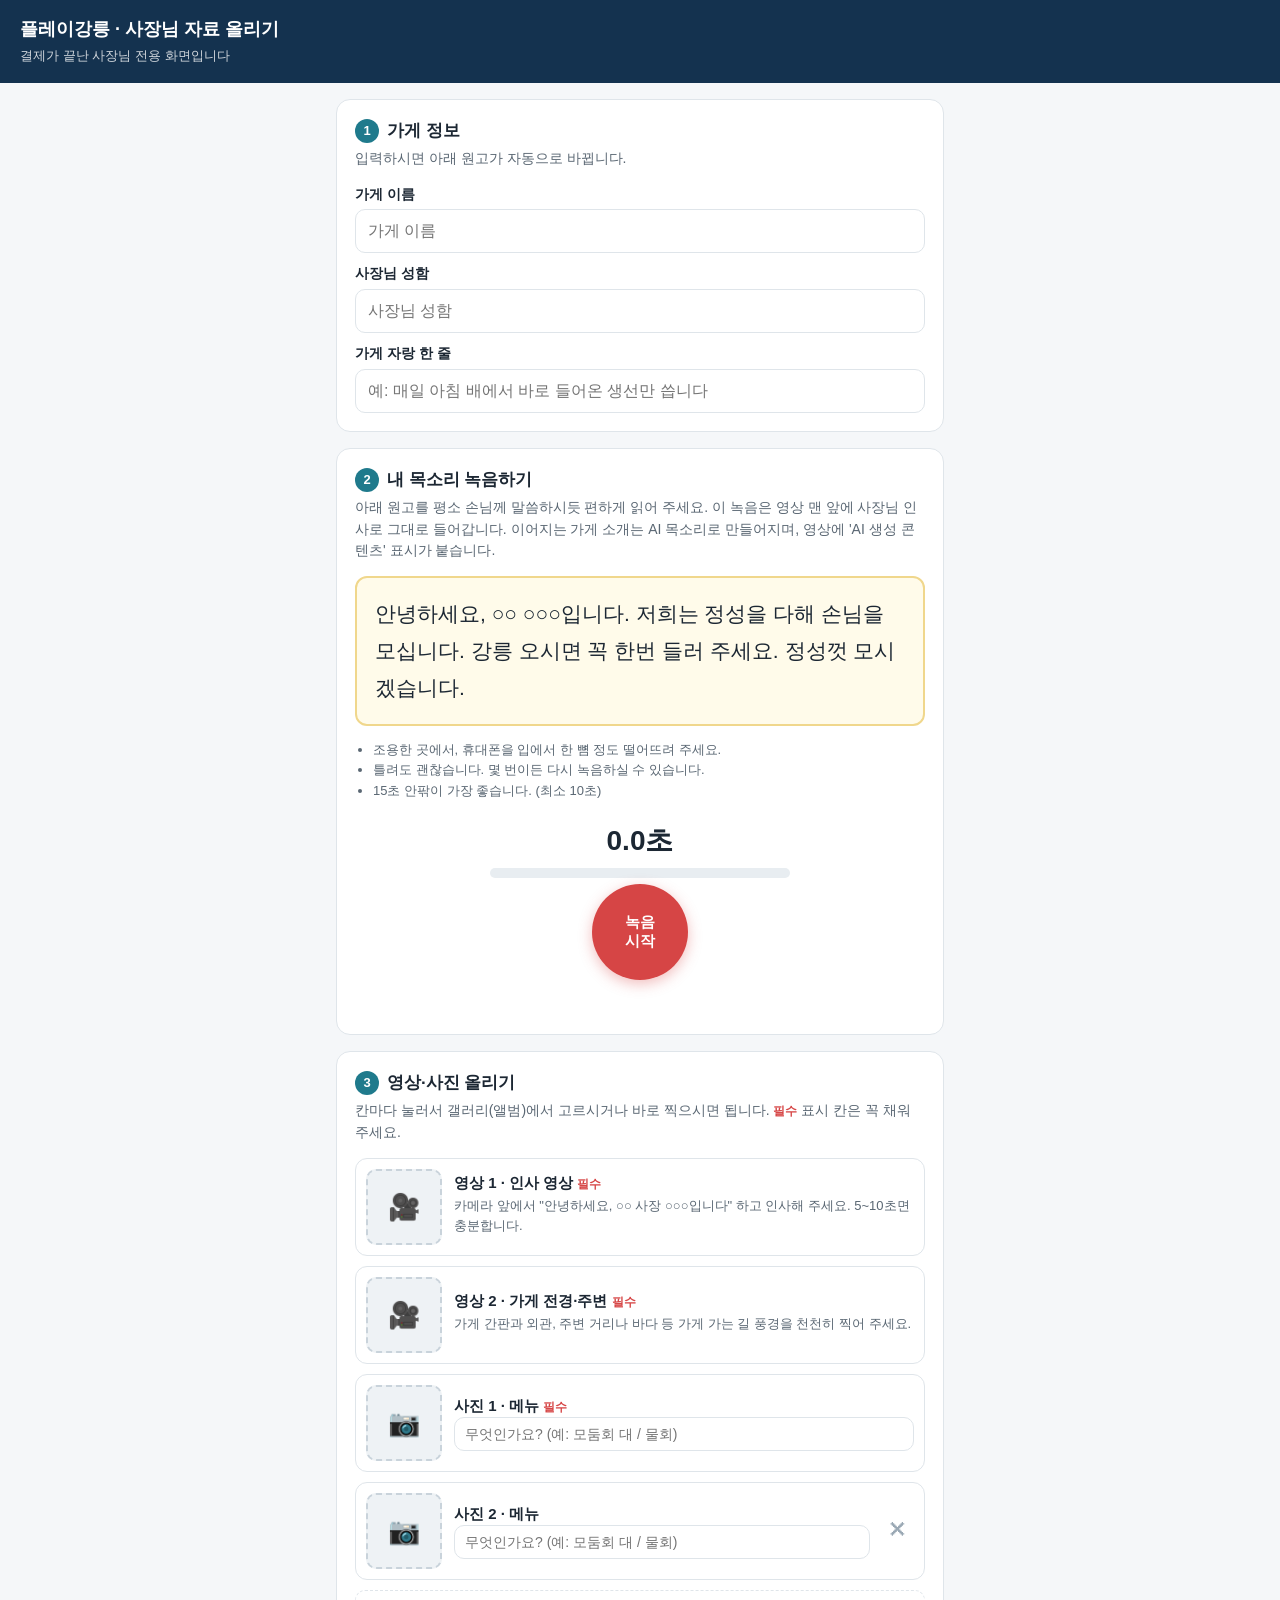
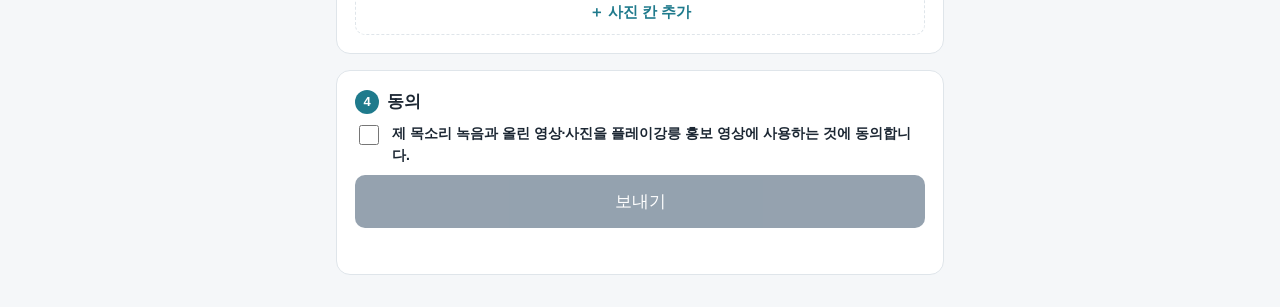
<file: public/studio/index.html>
<!DOCTYPE html>
<html lang="ko">
<head>
<meta charset="utf-8">
<meta name="viewport" content="width=device-width,initial-scale=1">
<meta name="robots" content="noindex">
<title>사장님 자료 올리기 | 플레이강릉</title>
<style>
  :root{--navy:#14324f;--sea:#1f7a8c;--bg:#f5f7f9;--line:#dfe5ea;--red:#d64545;--ok:#2e8b57}
  *{box-sizing:border-box}
  body{margin:0;font-family:-apple-system,"Apple SD Gothic Neo","Malgun Gothic",sans-serif;background:var(--bg);color:#1c2733;line-height:1.55}
  header{background:var(--navy);color:#fff;padding:16px 20px}
  header b{font-size:18px}
  header small{display:block;opacity:.8;margin-top:2px}
  main{max-width:640px;margin:0 auto;padding:16px}
  .card{background:#fff;border:1px solid var(--line);border-radius:14px;padding:18px;margin-bottom:16px}
  h2{font-size:17px;margin:0 0 4px;display:flex;gap:8px;align-items:center}
  h2 .n{background:var(--sea);color:#fff;border-radius:50%;width:24px;height:24px;font-size:13px;display:inline-flex;align-items:center;justify-content:center}
  .desc{color:#5a6773;font-size:14px;margin:0 0 14px}
  label{display:block;font-size:14px;font-weight:600;margin:10px 0 4px}
  input[type=text]{width:100%;padding:12px;border:1px solid var(--line);border-radius:10px;font-size:16px}
  .script{background:#fffbea;border:2px solid #f0d78c;border-radius:12px;padding:18px;font-size:21px;line-height:1.75;font-weight:500;margin:14px 0}
  .tips{font-size:13px;color:#5a6773;margin:0;padding-left:18px}
  .recbox{text-align:center;padding:8px 0}
  .recbtn{width:96px;height:96px;border-radius:50%;border:0;background:var(--red);color:#fff;font-size:15px;font-weight:700;cursor:pointer;box-shadow:0 4px 14px rgba(214,69,69,.35)}
  .recbtn.on{animation:pulse 1.2s infinite}
  @keyframes pulse{50%{box-shadow:0 0 0 14px rgba(214,69,69,.12)}}
  .timer{font-size:28px;font-variant-numeric:tabular-nums;margin:10px 0 4px;font-weight:700}
  .meter{height:10px;background:#e8edf1;border-radius:6px;overflow:hidden;margin:6px auto;max-width:300px}
  .meter i{display:block;height:100%;width:0;background:var(--ok);transition:width .08s}
  .msg{font-size:14px;margin-top:8px;min-height:20px}
  .msg.bad{color:var(--red)} .msg.good{color:var(--ok)}
  audio{width:100%;margin-top:10px}
  .btn{display:inline-block;padding:12px 18px;border-radius:10px;border:1px solid var(--line);background:#fff;font-size:15px;cursor:pointer}
  .btn.main{background:var(--navy);color:#fff;border:0;width:100%;font-size:17px;padding:15px}
  .btn:disabled{opacity:.45;cursor:not-allowed}
  .drop{border:2px dashed var(--line);border-radius:12px;padding:22px;text-align:center;color:#5a6773;cursor:pointer}
  .thumbs{display:grid;grid-template-columns:repeat(3,1fr);gap:8px;margin-top:12px}
  .thumbs div{position:relative;aspect-ratio:1;border-radius:8px;overflow:hidden;background:#eee}
  .thumbs img,.thumbs video{width:100%;height:100%;object-fit:cover}
  .thumbs span{position:absolute;left:4px;bottom:4px;background:rgba(0,0,0,.6);color:#fff;font-size:11px;padding:1px 5px;border-radius:4px}
  .slot{display:flex;gap:12px;align-items:center;border:1px solid var(--line);border-radius:12px;padding:10px;margin-bottom:10px}
  .slot .pv{width:76px;height:76px;flex:none;border-radius:10px;background:#eef2f5;border:2px dashed #c9d3db;display:flex;align-items:center;justify-content:center;font-size:26px;color:#9aa8b4;overflow:hidden;cursor:pointer}
  .slot .pv.done{border:0}
  .slot .pv img,.slot .pv video{width:100%;height:100%;object-fit:cover}
  .slot .tx{flex:1;min-width:0}
  .slot .tt{font-weight:700;font-size:15px}
  .slot .gd{font-size:13px;color:#5a6773;margin:2px 0 6px}
  .slot input[type=text]{padding:8px 10px;font-size:14px}
  .slot .x{border:0;background:none;color:#9aa8b4;font-size:20px;cursor:pointer;flex:none}
  .req{color:var(--red);font-size:12px;font-weight:700}
  .btn.add{width:100%;border-style:dashed;color:var(--sea);font-weight:600}
  .agree{display:flex;gap:10px;align-items:flex-start;font-size:14px;margin:8px 0}
  .agree input{width:20px;height:20px;margin-top:2px;flex:none}
  .hidden{display:none}
</style>
</head>
<body>
<header><b id="htitle">플레이강릉 · 사장님 자료 올리기</b><small id="hsub">결제가 끝난 사장님 전용 화면입니다</small></header>
<main>

<section class="card">
  <h2><span class="n">1</span><span id="t1">가게 정보</span></h2>
  <p class="desc" id="d1">입력하시면 아래 원고가 자동으로 바뀝니다.</p>
  <label for="shop" id="lshop">가게 이름</label>
  <input id="shop" type="text" value="" placeholder="가게 이름">
  <div id="shopOnly">
  <label for="owner">사장님 성함</label>
  <input id="owner" type="text" value="" placeholder="사장님 성함">
  <label for="pride">가게 자랑 한 줄</label>
  <input id="pride" type="text" value="" placeholder="예: 매일 아침 배에서 바로 들어온 생선만 씁니다">
  </div>
  <div id="spotOnly" class="hidden">
  <label for="topic">이번 영상 주제</label>
  <input id="topic" type="text" value="" placeholder="예: 겨울 대게 철, 주문진 수산시장 200% 즐기기">
  <label for="intro">소개할 내용</label>
  <textarea id="intro" rows="6" placeholder="한 줄에 한 문장씩 적어 주세요. 3줄 이상 적으면 그 문장을 그대로 읽고, 비워 두면 자동으로 만듭니다." style="width:100%;padding:12px;border:1px solid var(--line);border-radius:10px;font-size:16px;font-family:inherit"></textarea>
  </div>
</section>

<section class="card" id="voiceCard">
  <h2><span class="n">2</span>내 목소리 녹음하기</h2>
  <p class="desc">아래 원고를 평소 손님께 말씀하시듯 편하게 읽어 주세요. 이 녹음은 영상 맨 앞에 사장님 인사로 그대로 들어갑니다. 이어지는 가게 소개는 AI 목소리로 만들어지며, 영상에 'AI 생성 콘텐츠' 표시가 붙습니다.</p>
  <div class="script" id="script"></div>
  <ul class="tips">
    <li>조용한 곳에서, 휴대폰을 입에서 한 뼘 정도 떨어뜨려 주세요.</li>
    <li>틀려도 괜찮습니다. 몇 번이든 다시 녹음하실 수 있습니다.</li>
    <li>15초 안팎이 가장 좋습니다. (최소 10초)</li>
  </ul>
  <div class="recbox">
    <div class="timer" id="timer">0.0초</div>
    <div class="meter"><i id="level"></i></div>
    <button class="recbtn" id="rec">녹음<br>시작</button>
    <div class="msg" id="recmsg"></div>
    <audio id="play" controls class="hidden"></audio>
  </div>
</section>

<section class="card">
  <h2><span class="n">3</span>영상·사진 올리기</h2>
  <p class="desc">칸마다 눌러서 갤러리(앨범)에서 고르시거나 바로 찍으시면 됩니다. <b class="req">필수</b> 표시 칸은 꼭 채워 주세요.</p>
  <div id="slots"></div>
  <button class="btn add" id="addPhoto">＋ 사진 칸 추가</button>
</section>

<section class="card">
  <h2><span class="n">4</span>동의</h2>
  <label class="agree"><input type="checkbox" id="c1"><span id="c1t">제 목소리 녹음과 올린 영상·사진을 플레이강릉 홍보 영상에 사용하는 것에 동의합니다.</span></label>
  <button class="btn main" id="send" disabled>보내기</button>
  <div class="msg" id="sendmsg"></div>
</section>

</main>
<script>
const $=id=>document.getElementById(id);
// 11/14: 자료 올리는 곳은 하나. 관리자가 등록한 종류가 '명소'이면 사장님 인사(녹음·인사 영상) 없이 사진·영상과 소개 내용만 받는다.
let KIND='shop';
const MIN=10, MAX=25;
let blob=null;

function makeScript(){
  const s=$('shop').value.trim()||'○○', o=$('owner').value.trim()||'○○○', p=$('pride').value.trim()||'정성을 다해 손님을 모십니다';
  $('script').textContent=`안녕하세요, ${s} ${o}입니다. 저희는 ${p.replace(/[.。]$/,'')}. 강릉 오시면 꼭 한번 들러 주세요. 정성껏 모시겠습니다.`;
}
['shop','owner','pride'].forEach(i=>$(i).addEventListener('input',makeScript));
makeScript();

let rec, stream, chunks, t0, tick, ctx, analyser;
$('rec').onclick=async()=>{
  if(rec&&rec.state==='recording'){rec.stop();return;}
  try{stream=await navigator.mediaDevices.getUserMedia({audio:{echoCancellation:true,noiseSuppression:true}});}
  catch(e){msg('recmsg','마이크 사용을 허용해 주셔야 녹음할 수 있습니다.','bad');return;}
  ctx=new AudioContext(); analyser=ctx.createAnalyser(); analyser.fftSize=512;
  ctx.createMediaStreamSource(stream).connect(analyser);
  const buf=new Uint8Array(analyser.fftSize); let peak=0;
  chunks=[]; rec=new MediaRecorder(stream);
  rec.ondataavailable=e=>chunks.push(e.data);
  rec.onstop=()=>{
    clearInterval(tick); stream.getTracks().forEach(t=>t.stop()); ctx.close();
    $('rec').classList.remove('on'); $('rec').innerHTML='다시<br>녹음';
    const sec=(performance.now()-t0)/1000;
    blob=new Blob(chunks,{type:rec.mimeType});
    $('play').src=URL.createObjectURL(blob); $('play').classList.remove('hidden');
    if(sec<MIN){blob=null;msg('recmsg',`${sec.toFixed(1)}초로 짧습니다. 10초 이상 되도록 천천히 다시 읽어 주세요.`,'bad');}
    else if(peak<0.08){blob=null;msg('recmsg','소리가 너무 작게 녹음됐습니다. 휴대폰을 조금 더 가까이 대고 다시 녹음해 주세요.','bad');}
    else {voiceSec=sec.toFixed(1); msg('recmsg',`잘 녹음됐습니다 (${sec.toFixed(1)}초). 들어 보시고 마음에 안 드시면 다시 녹음하세요.`,'good');}
    check();
  };
  rec.start(); t0=performance.now();
  $('rec').classList.add('on'); $('rec').innerHTML='녹음<br>끝내기'; $('play').classList.add('hidden'); msg('recmsg','녹음 중입니다. 원고를 읽어 주세요.');
  tick=setInterval(()=>{
    const sec=(performance.now()-t0)/1000; $('timer').textContent=sec.toFixed(1)+'초';
    analyser.getByteTimeDomainData(buf); let m=0; for(const v of buf)m=Math.max(m,Math.abs(v-128)/128);
    peak=Math.max(peak,m); $('level').style.width=Math.min(100,m*160)+'%';
    if(sec>=MAX)rec.stop();
  },80);
};

const slots=[];
const SLOT_DEF=[
  {kind:'video',title:'영상 1 · 인사 영상',guide:'카메라 앞에서 "안녕하세요, ○○ 사장 ○○○입니다" 하고 인사해 주세요. 5~10초면 충분합니다.',req:true},
  {kind:'video',title:'영상 2 · 가게 전경·주변',guide:'가게 간판과 외관, 주변 거리나 바다 등 가게 가는 길 풍경을 천천히 찍어 주세요.',req:true},
  {kind:'photo',title:'사진 1 · 메뉴',req:true},
  {kind:'photo',title:'사진 2 · 메뉴',req:false},
];
let photoNo=0;
function addSlot(def){
  if(def.kind==='photo'){photoNo++; def.title=def.title||`사진 ${photoNo}`;}
  const o={...def,file:null}; slots.push(o);
  const el=document.createElement('div'); el.className='slot';
  const accept=o.kind==='video'?'video/*':'image/*';
  el.innerHTML=`<div class="pv">${o.kind==='video'?'🎥':'📷'}</div>
    <div class="tx"><div class="tt">${o.title} ${o.req?'<span class="req">필수</span>':''}</div>
    ${o.guide?`<div class="gd">${o.guide}</div>`:''}
    ${o.kind==='photo'?`<input type="text" placeholder="${KIND==='spot'?'무엇인가요? (예: 활어 코너 / 건어물 골목)':'무엇인가요? (예: 모둠회 대 / 물회)'}">`:''}</div>
    ${o.req?'':'<button class="x" title="칸 빼기">✕</button>'}
    <input type="file" accept="${accept}" class="hidden">`;
  const fi=el.querySelector('input[type=file]'), pv=el.querySelector('.pv');
  pv.onclick=()=>fi.click();
  fi.onchange=()=>{const f=fi.files[0]; if(!f)return; o.file=f; const u=URL.createObjectURL(f);
    pv.className='pv done'; pv.innerHTML=o.kind==='video'?`<video src="${u}" muted playsinline></video>`:`<img src="${u}">`; check();};
  const cap=el.querySelector('input[type=text]'); if(cap)cap.oninput=()=>o.caption=cap.value;
  const x=el.querySelector('.x'); if(x)x.onclick=()=>{slots.splice(slots.indexOf(o),1); el.remove(); check();};
  $('slots').appendChild(el);
}
const SPOT_DEF=[
  {kind:'photo',title:'사진 1 · 전경',req:true},
  {kind:'video',title:'영상 · 전경·분위기(있으면)',guide:'현장 분위기가 보이는 짧은 영상이 있으면 올려 주세요.',req:false},
  {kind:'photo',title:'사진 2',req:false},
  {kind:'photo',title:'사진 3',req:false},
];
function setKind(k){
  KIND=k; $('slots').innerHTML=''; slots.length=0; photoNo=0;
  if(k==='spot'){
    $('htitle').textContent='플레이강릉 · 명소 자료 올리기'; document.title='명소 자료 올리기 | 플레이강릉'; $('hsub').textContent='명소·관광 자원 소개 영상용 화면입니다';
    $('t1').textContent='명소 정보'; $('d1').textContent='이번 영상의 주제와 소개할 내용을 적어 주세요. 소개는 AI 목소리로 읽습니다.';
    $('lshop').textContent='명소 이름'; $('shopOnly').classList.add('hidden'); $('spotOnly').classList.remove('hidden');
    $('voiceCard').classList.add('hidden');
    $('c1t').textContent='올린 사진·영상은 직접 찍었거나, 공공누리처럼 홍보에 써도 된다는 허락을 받은 자료입니다.';
    [...document.querySelectorAll('section.card:not(.hidden) h2 .n')].forEach((n,i)=>n.textContent=i+1);
    SPOT_DEF.forEach(d=>addSlot({...d}));
  } else SLOT_DEF.forEach(d=>addSlot({...d}));
  check();
}
setKind('shop');
$('addPhoto').onclick=()=>addSlot({kind:'photo'});
$('c1').onchange=check;
function check(){$('send').disabled=!((KIND==='spot'||blob)&&slots.every(o=>!o.req||o.file)&&$('c1').checked);}
function msg(id,t,c){$(id).textContent=t;$(id).className='msg'+(c?' '+c:'');}

// ── 보내기: 구글 드라이브 '플레이강릉/01_촬영원본/가게이름/' 으로 ──
const API='https://script.google.com/macros/s/AKfycbwg13lnYXOYqJgMWF-jXnUqctoZQfSInuUu_42goIrSCI1JF9vPFpZdC0v_Jk_APPlM/exec';
const CODE=new URLSearchParams(location.search).get('c')||'';
const CHUNK=4*1024*1024; // 256KB의 배수여야 한다
async function api(o){
  const r=await fetch(API,{method:'POST',body:JSON.stringify({code:CODE,...o})});
  const j=await r.json(); if(!j.ok)throw new Error(j.error||'오류'); return j;
}
function b64(buf){let s='';const a=new Uint8Array(buf);for(let i=0;i<a.length;i+=0x8000)s+=String.fromCharCode.apply(null,a.subarray(i,i+0x8000));return btoa(s);}
function ext(f){const m=(f.name||'').match(/\.[a-z0-9]+$/i);if(m)return m[0].toLowerCase();
  const t=f.type||'';return t.includes('mp4')?(t.startsWith('audio')?'.m4a':'.mp4'):t.includes('webm')?'.webm':t.includes('ogg')?'.ogg':t.includes('png')?'.png':t.includes('jpeg')?'.jpg':'';}
async function upload(file,kind,name,onp){
  const st=await api({action:'start',kind,name,mime:file.type,size:file.size});
  for(let pos=0;pos<file.size;){
    const part=file.slice(pos,pos+CHUNK);
    const r=await api({action:'chunk',session:st.session,start:pos,total:file.size,mime:file.type,data:b64(await part.arrayBuffer())});
    pos+=part.size; onp(part.size); if(r.done)return r.id;
  }
}
let voiceSec=0;
$('send').onclick=async()=>{
  if(!CODE){msg('sendmsg','가게 전용 주소로 들어오셔야 보낼 수 있습니다. 플레이강릉에서 보내 드린 주소를 눌러 주세요.','bad');return;}
  const d=new Date(),z=n=>String(n).padStart(2,'0'); const stamp=`${d.getFullYear()}${z(d.getMonth()+1)}${z(d.getDate())}-${z(d.getHours())}${z(d.getMinutes())}`;
  const jobs=KIND==='spot'?[]:[{file:blob,kind:'voice',name:`목소리_${stamp}${ext(blob)}`,caption:''}];
  let pn=0;
  for(const o of slots){ if(!o.file)continue;
    if(o.kind==='video') jobs.push({file:o.file,kind:'video',caption:o.title.split(' · ')[1]||'',name:`${o.title.split(' · ')[0].replace(' ','')}_${o.title.split(' · ')[1]||''}_${stamp}${ext(o.file)}`});
    else {pn++; const cap=(o.caption||'').trim()||(o.title.split(' · ')[1]||'사진');
      jobs.push({file:o.file,kind:'photo',caption:cap,name:`사진${String(pn).padStart(2,'0')}_${cap}_${stamp}${ext(o.file)}`});}
  }
  const total=jobs.reduce((a,j)=>a+j.file.size,0); let done=0;
  $('send').disabled=true;
  try{
    for(const j of jobs){ j.id=await upload(j.file,j.kind,j.name,n=>{done+=n;msg('sendmsg',`보내는 중… ${Math.round(done/total*100)}% (${j.name.split('_')[0]})`);}); }
    // 명소: pride 칸 = 소개할 내용, script 칸 = 이번 영상 주제(서버가 제작 방향으로 씀)
    const spot=KIND==='spot';
    await api({action:'done',owner:spot?'':$('owner').value,pride:spot?$('intro').value:$('pride').value,script:spot?$('topic').value:$('script').textContent,voiceSec:spot?'':voiceSec,c1:$('c1').checked,c2:false,files:jobs.map(j=>({name:j.name,id:j.id||'',kind:j.kind,caption:j.caption||'',mime:j.file.type||''}))});
    msg('sendmsg',spot?'다 보냈습니다. 영상이 만들어지면 관리자 확인 대기함에 올라옵니다.':'다 보냈습니다. 감사합니다! 영상이 만들어지면 확인 연락을 드리겠습니다.','good');
  }catch(e){ msg('sendmsg','보내다가 멈췄습니다: '+e.message+' — 잠시 뒤 다시 눌러 주세요.','bad'); $('send').disabled=false; }
};
if(CODE) fetch('https://admin.playgangneung.com/api/pg/studio-info?c='+encodeURIComponent(CODE)).then(r=>r.json()).then(j=>{if(j.ok&&j.kind==='spot')setKind('spot');}).catch(()=>{});
if(CODE) api({action:'info'}).then(j=>{ $('shop').value=j.name; $('shop').readOnly=true; if(j.owner)$('owner').value=j.owner; makeScript(); }).catch(e=>msg('sendmsg',e.message,'bad'));
</script>
</body>
</html>
</file>
